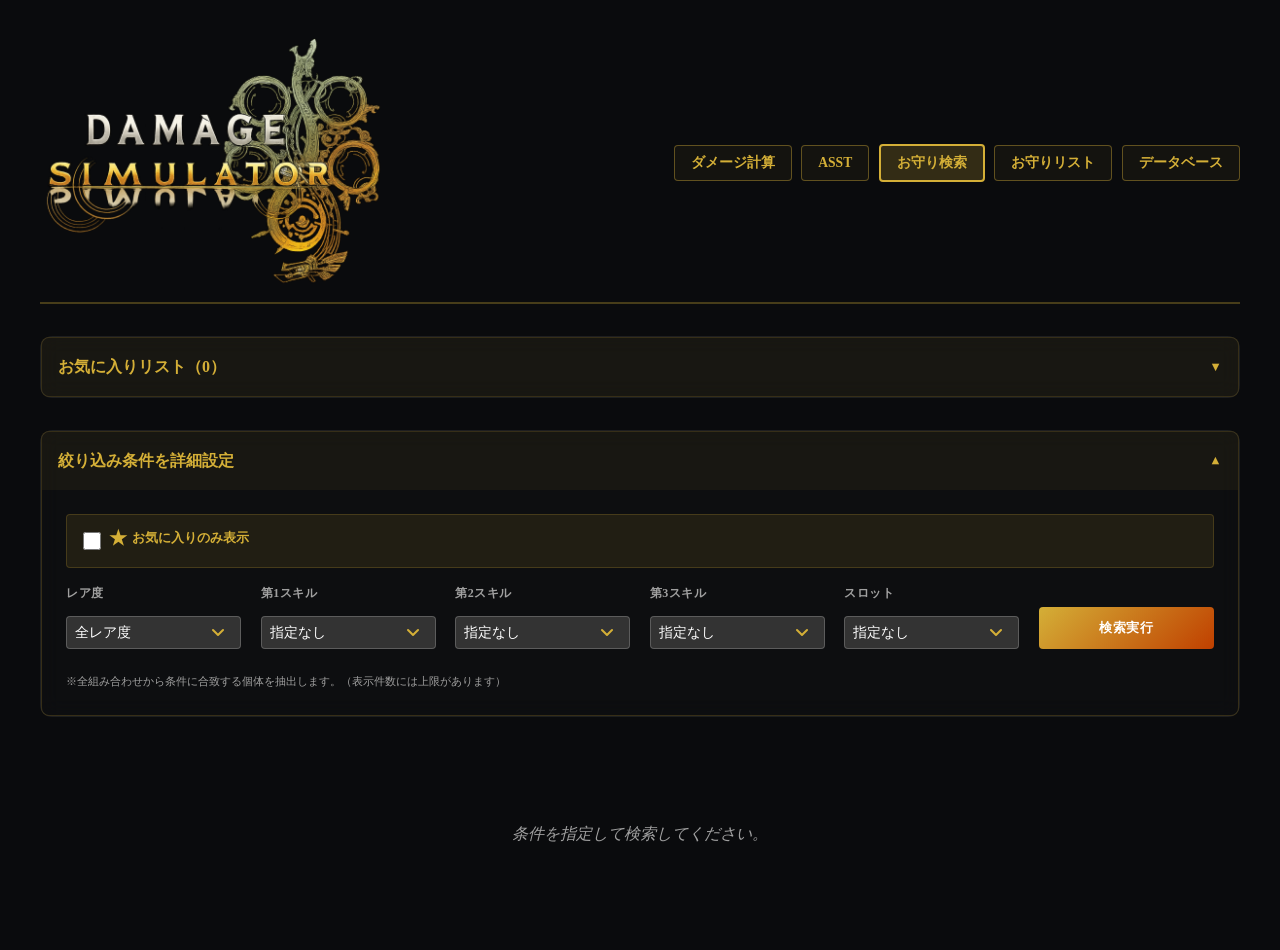
<file: damage_talisman.html>
<!DOCTYPE html>
<html lang="ja">

<head>
    <meta charset="UTF-8">
    <meta name="viewport" content="width=device-width, initial-scale=1.0">
    <title>お守り検索 | DAMAGE _SIMULATOR</title>
    <link rel="icon" href="assets/icons/title.png" type="image/png">
    <link rel="stylesheet" href="css/style.css">
    <style>
        body {
            font-family: "MS Mincho", "Hiragino Mincho ProN", serif;
            padding: 1.5rem;
            min-height: 100vh;
            background-color: var(--color-bg-dark);
            color: var(--color-text-main);
        }

        .tabular-nums {
            font-variant-numeric: tabular-nums;
        }

        .container {
            max-width: 1200px;
            margin: 0 auto;
        }

        header {
            text-align: center;
            margin-bottom: 2rem;
        }

        h1 {
            font-size: 2.2rem;
            color: var(--color-primary);
            text-shadow: 0 0 15px rgba(212, 175, 55, 0.3);
            margin-bottom: 0.5rem;
        }

        .back-links {
            display: flex;
            gap: 1.5rem;
            margin-bottom: 2rem;
            justify-content: center;
            font-size: 0.9rem;
        }

        .back-link {
            color: var(--color-primary);
            text-decoration: none;
            opacity: 0.8;
            transition: var(--transition-fast);
            display: flex;
            align-items: center;
            gap: 0.5rem;
        }

        .back-link:hover {
            opacity: 1;
            transform: translateX(-3px);
            text-shadow: 0 0 10px var(--color-primary);
        }

        .search-controls {
            display: grid;
            grid-template-columns: repeat(auto-fit, minmax(140px, 1fr));
            gap: 1.2rem;
            margin-bottom: 1.5rem;
            align-items: flex-end;
        }

        .input-group {
            display: flex;
            flex-direction: column;
            gap: 0.5rem;
            min-width: 0;
        }

        .input-group label {
            font-size: 0.75rem;
            color: var(--color-text-muted);
            font-weight: 600;
            text-transform: uppercase;
            letter-spacing: 0.05em;
        }

        select {
            appearance: none;
            background-image: url("data:image/svg+xml;charset=UTF-8,%3Csvg%20xmlns%3D%22http%3A%2F%2Fwww.w3.org%2F2000%2Fsvg%22%20width%3D%2212%22%20height%3D%2212%22%20viewBox%3D%220%200%2012%2012%22%3E%3Cpath%20fill%3D%22%23d4af37%22%20d%3D%22M10.293%203.293L6%207.586%201.707%203.293A1%201%200%2000.293%204.707l5%205a1%201%200%20001.414%200l5-5a1%201%200%2010-1.414-1.414z%22%2F%3E%3C%2Fsvg%3E");
            background-repeat: no-repeat;
            background-position: right 1rem center;
            padding-right: 2.5rem;
        }

        .results-grid {
            display: grid;
            grid-template-columns: repeat(auto-fill, minmax(320px, 1fr));
            gap: 1.5rem;
        }

        /* ===== Talisman Card Redesign (MH Wilds Style) ===== */
        .talisman-card {
            background: linear-gradient(135deg, rgba(82, 87, 60, 0.95) 0%, rgba(45, 50, 30, 0.98) 100%);
            border: 2px solid #6b774a;
            border-radius: 4px;
            padding: 0.8rem;
            color: #f0f0e0;
            box-shadow: 2px 4px 15px rgba(0, 0, 0, 0.4);
            transition: var(--transition-slow);
            position: relative;
        }

        .talisman-card:hover {
            transform: translateY(-3px);
            box-shadow: 0 8px 25px rgba(0, 0, 0, 0.5);
            border-color: #8c9c64;
        }

        /* CARD HEADER */
        .tc-header {
            display: flex;
            flex-direction: column;
            border-bottom: 1px solid rgba(255, 255, 255, 0.15);
            padding-bottom: 0.5rem;
            margin-bottom: 0.5rem;
        }

        .tc-title {
            display: flex;
            align-items: center;
            font-size: 1.25rem;
            font-weight: bold;
            color: #ffffff;
            margin-bottom: 0.3rem;
            text-shadow: 1px 1px 2px rgba(0, 0, 0, 0.8);
        }

        .tc-icon-placeholder {
            width: 24px;
            height: 24px;
            background: rgba(255, 255, 255, 0.2);
            border-radius: 3px;
            margin-right: 0.5rem;
            flex-shrink: 0;
            box-shadow: inset 0 0 5px rgba(0, 0, 0, 0.5);
        }

        .tc-sub {
            display: flex;
            justify-content: space-between;
            font-size: 0.95rem;
            font-weight: bold;
        }

        /* Rarity Colors */
        .tc-rare {
            color: #5dade2;
            text-shadow: 1px 1px 2px rgba(0, 0, 0, 0.8);
        }

        .tc-rare.ra5 {
            color: #a9dfbf;
        }

        .tc-rare.ra6 {
            color: #5dade2;
        }

        .tc-rare.ra7 {
            color: #af7ac5;
        }

        .tc-rare.ra8 {
            color: #f4d03f;
        }

        /* SLOTS ROW */
        .tc-slot-row {
            display: flex;
            justify-content: space-between;
            align-items: center;
            background: rgba(0, 0, 0, 0.25);
            border: 1px solid rgba(255, 255, 255, 0.05);
            padding: 0.4rem 0.6rem;
            border-radius: 3px;
            margin-bottom: 0.8rem;
        }

        .tc-slot-label {
            display: flex;
            align-items: center;
            font-size: 0.9rem;
            font-weight: bold;
        }

        .tc-slot-icons {
            display: flex;
            gap: 2px;
            align-items: center;
        }

        .slot-diamond {
            width: 18px;
            height: 18px;
            clip-path: polygon(50% 0%, 100% 50%, 50% 100%, 0% 50%);
            background: rgba(255, 255, 255, 0.3);
            display: inline-flex;
            justify-content: center;
            align-items: center;
            font-size: 0.7rem;
            font-weight: bold;
            color: #fff;
            box-shadow: inset 0 0 5px rgba(0, 0, 0, 0.5);
        }

        .slot-empty {
            width: 18px;
            height: 18px;
            display: inline-flex;
            justify-content: center;
            align-items: center;
            font-size: 1.1rem;
            color: rgba(255, 255, 255, 0.3);
            font-weight: bold;
        }

        /* EQUIP SKILL SECTION */
        .tc-skills-title {
            display: flex;
            align-items: center;
            font-size: 1rem;
            color: #d4af37;
            margin-bottom: 0.6rem;
            font-weight: bold;
            text-shadow: 2px 2px 4px rgba(0, 0, 0, 0.8);
        }

        .tc-skills-title::before {
            content: '';
            display: inline-block;
            width: 18px;
            height: 18px;
            margin-right: 8px;
            background: #d4af37;
            clip-path: polygon(50% 0%, 100% 50%, 50% 100%, 0% 50%);
            mask: radial-gradient(circle, transparent 30%, black 35%);
            box-shadow: 0 0 5px rgba(212, 175, 55, 0.5);
        }

        .tc-skills-list {
            display: flex;
            flex-direction: column;
            gap: 2px;
            padding: 0;
        }

        .tc-skill-item {
            display: flex;
            background-image: url('assets/icons/talisman_skill_bg.png');
            background-size: 100% 100%;
            background-repeat: no-repeat;
            padding: 0.5rem 1rem 0.6rem 0.4rem;
            /* Adjusted for left shift */
            margin-bottom: 1px;
            align-items: flex-start;
            position: relative;
            border: none;
            min-height: 54px;
        }

        .tc-skill-icon-frame {
            width: 42px;
            /* Slightly more compact */
            height: 42px;
            display: flex;
            justify-content: center;
            align-items: center;
            position: relative;
            margin-right: 0.5rem;
            /* Reduced for left shift */
            flex-shrink: 0;
            background: rgba(20, 20, 15, 0.9);
            clip-path: polygon(25% 0%, 75% 0%, 100% 50%, 75% 100%, 25% 100%, 0% 50%);
            border: 1px solid #5a5a4a;
            box-shadow: inset 0 0 10px #000;
        }

        .tc-skill-icon {
            width: 32px;
            height: 32px;
            object-fit: contain;
            filter: drop-shadow(0 0 2px #000);
            z-index: 2;
        }

        .tc-skill-content {
            flex-grow: 1;
            display: flex;
            flex-direction: column;
            justify-content: center;
            padding-top: 2px;
        }

        .tc-skill-name-row {
            display: flex;
            justify-content: space-between;
            align-items: flex-end;
            margin-bottom: 4px;
            line-height: 1;
        }

        .tc-skill-name {
            font-size: 1.1rem;
            font-weight: bold;
            color: #ffffff;
            text-shadow: 2px 2px 2px #000;
            letter-spacing: 0.02em;
        }

        .tc-skill-lv {
            font-size: 1.2rem;
            font-weight: bold;
            color: #ffffff;
            text-shadow: 2px 2px 2px #000;
            font-family: serif;
        }

        .tc-skill-squares {
            display: flex;
            gap: 3px;
        }

        .sq-fill {
            width: 14px;
            height: 14px;
            background-image: url('assets/icons/skill_level_unit.png');
            background-size: 500% 100%;
            background-position: 0% 0%;
            filter: drop-shadow(0 0 3px rgba(255, 200, 0, 0.5));
        }

        .sq-empty {
            width: 14px;
            height: 14px;
            background-image: url('assets/icons/skill_level_unit.png');
            background-size: 500% 100%;
            background-position: 100% 0%;
            opacity: 0.6;
        }

        #loading {
            text-align: center;
            padding: 3rem;
            display: none;
            color: var(--color-primary);
            font-family: 'Marcellus', serif;
            letter-spacing: 0.2rem;
            animation: pulse 2s infinite;
        }

        /* Premium Filter Styling */
        details.premium-filter {
            background: rgba(0, 0, 0, 0.2);
            border-radius: 8px;
            overflow: hidden;
            border: 1px solid rgba(212, 175, 55, 0.2);
        }

        details.premium-filter summary {
            padding: 1rem;
            cursor: pointer;
            color: var(--color-primary);
            font-weight: bold;
            font-family: 'Marcellus', serif;
            list-style: none;
            display: flex;
            justify-content: space-between;
            align-items: center;
            background: rgba(212, 175, 55, 0.05);
            transition: background 0.2s;
        }

        details.premium-filter summary:hover {
            background: rgba(212, 175, 55, 0.1);
        }

        details.premium-filter summary::-webkit-details-marker {
            display: none;
        }

        details.premium-filter summary::after {
            content: '▼';
            font-size: 0.8rem;
            transition: transform 0.3s;
        }

        details.premium-filter[open] summary::after {
            transform: rotate(180deg);
        }

        .filter-body {
            padding: 1.5rem;
        }

        @keyframes pulse {
            0% {
                opacity: 0.5;
            }

            50% {
                opacity: 1;
            }

            100% {
                opacity: 0.5;
            }
        }

        .empty-state {
            text-align: center;
            padding: 5rem;
            color: var(--color-text-muted);
            grid-column: 1/-1;
            font-style: italic;
        }

        /* Fav Button - Positioned in flow now */
        .fav-btn {
            background: rgba(0, 0, 0, 0.4);
            border: 1px solid rgba(212, 175, 55, 0.3);
            color: #aaa;
            width: 28px;
            height: 28px;
            border-radius: 4px;
            /* More square-ish to match theme */
            display: flex;
            justify-content: center;
            align-items: center;
            cursor: pointer;
            transition: all 0.2s;
            z-index: 20;
            font-size: 1rem;
            flex-shrink: 0;
        }

        .fav-btn:hover {
            border-color: var(--color-primary);
            color: var(--color-primary);
            background: rgba(212, 175, 55, 0.1);
        }

        .fav-btn.active {
            color: var(--color-primary);
            background: rgba(212, 175, 55, 0.15);
            border-color: var(--color-primary);
        }

        .fav-btn.active::before {
            content: '★';
        }

        .fav-btn:not(.active)::before {
            content: '☆';
        }
    </style>
</head>

<body>
    <div class="container">
        <header class="site-header">
            <nav class="site-nav container">
                <a href="index.html" class="logo-link">
                    <img src="assets/icons/title.png" alt="DAMAGE _SIMULATOR" class="site-logo">
                </a>
                <div class="nav-links">
                    <a href="index.html" class="nav-link">ダメージ計算</a>
                    <a href="asst.html" class="nav-link">ASST</a>
                    <a href="damage_talisman.html" class="nav-link active">お守り検索</a>
                    <a href="talisman.html" class="nav-link">お守りリスト</a>
                    <a href="database.html" class="nav-link">データベース</a>
                </div>
            </nav>
        </header>

        <!-- Favorites Section -->
        <section class="glass-card" style="padding: 0; margin-bottom: 2rem;">
            <details id="favorites-details" class="premium-filter">
                <summary><span>お気に入りリスト（<span id="fav-count">0</span>）</span></summary>
                <div class="filter-body" style="background: rgba(0,0,0,0.15);">
                    <div id="favorites-grid" class="results-grid">
                        <div class="empty-state">お気に入りは登録されていません。検索結果から星マークを付けて保存できます。</div>
                    </div>
                </div>
            </details>
        </section>

        <section class="glass-card" style="padding: 0; margin-bottom: 1.5rem;">
            <details class="premium-filter" open>
                <summary>絞り込み条件を詳細設定</summary>
                <div class="filter-body">
                    <div
                        style="margin-bottom: 1rem; display: flex; align-items: center; gap: 0.5rem; background: rgba(212, 175, 55, 0.1); padding: 0.6rem 1rem; border-radius: 4px; border: 1px solid rgba(212, 175, 55, 0.2);">
                        <input type="checkbox" id="fav-only-toggle" style="width: 18px; height: 18px; cursor: pointer;">
                        <label for="fav-only-toggle"
                            style="font-weight: bold; color: var(--color-primary); cursor: pointer; display: flex; align-items: center; gap: 0.3rem;">
                            <span style="font-size: 1.1rem;">★</span> お気に入りのみ表示
                        </label>
                    </div>
                    <div class="search-controls">
                        <!-- Controls remain as is -->
                        <div class="input-group">
                            <label>レア度</label>
                            <select id="rare-select">
                                <option value="any">全レア度</option>
                                <option value="5">RARE 5 (抽選 1-6-6)</option>
                                <option value="6">RARE 6 (抽選 2-6-6など)</option>
                                <option value="7">RARE 7 (抽選 3-6-5など)</option>
                                <option value="8">RARE 8 (生産 武器スロット)</option>
                            </select>
                        </div>
                        <div class="input-group">
                            <label>第1スキル</label>
                            <select id="skill1-select">
                                <option value="any">指定なし</option>
                            </select>
                        </div>
                        <div class="input-group">
                            <label>第2スキル</label>
                            <select id="skill2-select">
                                <option value="any">指定なし</option>
                            </select>
                        </div>
                        <div class="input-group">
                            <label>第3スキル</label>
                            <select id="skill3-select">
                                <option value="any">指定なし</option>
                            </select>
                        </div>
                        <div class="input-group">
                            <label>スロット</label>
                            <select id="slot-select">
                                <option value="any">指定なし</option>
                                <option value="①①">①①</option>
                                <option value="②">②</option>
                                <option value="②①">②①</option>
                                <option value="③">③</option>
                                <option value="W①">W①</option>
                                <option value="W①①">W①①</option>
                                <option value="W①①①">W①①①</option>
                            </select>
                        </div>
                        <div class="input-group">
                            <button id="btn-search" class="btn-primary" style="width: 100%; height: 42px;">検索実行</button>
                        </div>
                    </div>
                    <div style="font-size: 0.7rem; color: var(--color-text-muted); margin-top: 1rem;">
                        ※全組み合わせから条件に合致する個体を抽出します。（表示件数には上限があります）
                    </div>
                </div>
            </details>
        </section>

        <div id="loading">理想的な組み合わせを一意に生成中...</div>

        <div class="results-grid" id="results-grid">
            <div class="empty-state">条件を指定して検索してください。</div>
        </div>
    </div>

    <script type="module">
        import { TALISMAN_GROUPS, TALISMAN_SLOTS, TALISMAN_COMBINATIONS } from './js/data/talisman.js';
        import { DAMAGE_RELATED_SKILLS } from './js/data/damage_skills.js';
        import { savedStorage, isFavoriteSkills, isFavoriteTalismans } from './js/modules/storage.js';
        import { SKILLS } from './js/data/skills.js';
        import { SKILL_ICON_MAP } from './js/data/skill_icons.js';

        const resultsGrid = document.getElementById('results-grid');
        const favoritesGrid = document.getElementById('favorites-grid');
        const favCountEl = document.getElementById('fav-count');
        const skill1Select = document.getElementById('skill1-select');
        const skill2Select = document.getElementById('skill2-select');
        const skill3Select = document.getElementById('skill3-select');
        const rareSelect = document.getElementById('rare-select');
        const slotSelect = document.getElementById('slot-select');
        const btnSearch = document.getElementById('btn-search');
        const loading = document.getElementById('loading');
        const favOnlyToggle = document.getElementById('fav-only-toggle');

        // Favorites System (Talismans)
        let favorites = savedStorage.readJSON('mhwilds_fav_talismans', [], isFavoriteTalismans);

        // Favorite Skills System (Added)
        let favSkills = savedStorage.readJSON('mhwilds_fav_skills', [], isFavoriteSkills);

        // Load fav only toggle state
        favOnlyToggle.checked = savedStorage.readText('mhwilds_talisman_fav_only') === 'true';
        favOnlyToggle.onchange = () => {
            if (!savedStorage.writeText('mhwilds_talisman_fav_only', favOnlyToggle.checked)) {
                favOnlyToggle.checked = savedStorage.readText('mhwilds_talisman_fav_only') === 'true';
                return;
            }
            updateSkill1Dropdown();
        };

        function saveFavorites() {
            if (!savedStorage.writeJSON('mhwilds_fav_talismans', favorites, isFavoriteTalismans)) {
                favorites = savedStorage.readJSON('mhwilds_fav_talismans', [], isFavoriteTalismans);
                return false;
            }
            updateFavDisplay();
            return true;
        }

        function toggleFavorite(res) {
            const fingerprint = getTalismanFingerprint(res);
            const index = favorites.findIndex(f => getTalismanFingerprint(f) === fingerprint);
            if (index > -1) {
                favorites.splice(index, 1);
            } else {
                favorites.push(res);
            }
            if (!saveFavorites()) return;
            performSearch(true);
        }

        function getTalismanFingerprint(res) {
            const skillParts = (res.skills || []).map(s => `${s.name}|${s.level}`).sort().join(';');
            return `${res.rare}_${skillParts}_${res.slot}`;
        }

        function updateFavDisplay() {
            favCountEl.textContent = favorites.length;
            renderResults(favorites, favoritesGrid, true);
        }

        const skillMasterMap = new Map();
        SKILLS.forEach((s, idx) => skillMasterMap.set(s.name, idx));

        function getSortedSkillsForGroup(gid) {
            const list = TALISMAN_GROUPS[gid] || [];
            return [...list].sort((a, b) => {
                const idxA = skillMasterMap.has(a.name) ? skillMasterMap.get(a.name) : 10000;
                const idxB = skillMasterMap.has(b.name) ? skillMasterMap.get(b.name) : 10000;
                if (idxA !== idxB) return idxA - idxB;
                // If same master index or both missing, fallback to Alphabetical
                if (idxA === 10000) return a.name.localeCompare(b.name) || a.level - b.level;
                return a.level - b.level;
            });
        }

        function populateSelectWithGroups(selectEl, groupIds, excludeSkillNames = []) {
            const currentValue = selectEl.value;
            selectEl.innerHTML = '<option value="any">指定なし</option>';
            const sortedGIDs = Array.from(groupIds).sort((a, b) => a - b);

            const isFavOnly = favOnlyToggle.checked;

            sortedGIDs.forEach(gid => {
                let skills = getSortedSkillsForGroup(gid).filter(s => !excludeSkillNames.includes(s.name));

                if (isFavOnly) {
                    skills = skills.filter(s => favSkills.includes(`${s.name}|${s.level}`));
                }

                if (skills.length === 0) return;

                // Header
                const header = document.createElement('option');
                header.disabled = true;
                header.textContent = `--- グループ ${gid} ---`;
                header.style.background = '#1a1b1e';
                header.style.color = '#888';
                header.style.textAlign = 'center';
                selectEl.appendChild(header);

                // Skills
                skills.forEach(s => {
                    const el = document.createElement('option');
                    el.value = `${s.name}|${s.level}`;
                    el.textContent = `${s.name} Lv${s.level}`;
                    selectEl.appendChild(el);
                });
            });

            // Restore value if still valid
            if (Array.from(selectEl.options).some(opt => opt.value === currentValue)) {
                selectEl.value = currentValue;
            } else {
                selectEl.value = 'any';
            }
        }

        function updateSkill1Dropdown() {
            const rareVal = rareSelect.value;
            let possibleGroups = new Set();
            TALISMAN_COMBINATIONS.forEach(p => {
                if (rareVal === 'any' || p.rare == rareVal) {
                    possibleGroups.add(p.s1);
                }
            });

            populateSelectWithGroups(skill1Select, possibleGroups);

            skill2Select.innerHTML = '<option value="any">指定なし</option>';
            skill3Select.innerHTML = '<option value="any">指定なし</option>';
            updateSkill2Dropdown();
        }

        function updateSkill2Dropdown() {
            const rareVal = rareSelect.value;
            const s1Key = skill1Select.value;
            const excludeNames = [];
            if (s1Key !== 'any') excludeNames.push(s1Key.split('|')[0]);

            let possibleGroups = new Set();
            TALISMAN_COMBINATIONS.forEach(p => {
                if (rareVal === 'any' || p.rare == rareVal) {
                    const s1Match = s1Key === 'any' || (TALISMAN_GROUPS[p.s1] && TALISMAN_GROUPS[p.s1].some(s => `${s.name}|${s.level}` === s1Key));
                    if (s1Match) possibleGroups.add(p.s2);
                }
            });

            populateSelectWithGroups(skill2Select, possibleGroups, excludeNames);
            updateSkill3Dropdown();
        }

        function updateSkill3Dropdown() {
            const rareVal = rareSelect.value;
            const s1Key = skill1Select.value;
            const s2Key = skill2Select.value;
            const excludeNames = [];
            if (s1Key !== 'any') excludeNames.push(s1Key.split('|')[0]);
            if (s2Key !== 'any') excludeNames.push(s2Key.split('|')[0]);

            let possibleGroups = new Set();
            TALISMAN_COMBINATIONS.forEach(p => {
                if (rareVal === 'any' || p.rare == rareVal) {
                    const s1Match = s1Key === 'any' || (TALISMAN_GROUPS[p.s1] && TALISMAN_GROUPS[p.s1].some(s => `${s.name}|${s.level}` === s1Key));
                    const s2Match = s2Key === 'any' || (TALISMAN_GROUPS[p.s2] && TALISMAN_GROUPS[p.s2].some(s => `${s.name}|${s.level}` === s2Key));
                    if (s1Match && s2Match && p.s3) {
                        possibleGroups.add(p.s3);
                    }
                }
            });

            populateSelectWithGroups(skill3Select, possibleGroups, excludeNames);
            updateSlotDropdown();
        }

        function updateSlotDropdown() {
            const rareVal = rareSelect.value;
            const s1Key = skill1Select.value;
            const s2Key = skill2Select.value;
            const s3Key = skill3Select.value;

            let possibleSlots = new Set();
            TALISMAN_COMBINATIONS.forEach(p => {
                if (rareVal === 'any' || p.rare == rareVal) {
                    const s1Match = s1Key === 'any' || (TALISMAN_GROUPS[p.s1] && TALISMAN_GROUPS[p.s1].some(s => `${s.name}|${s.level}` === s1Key));
                    const s2Match = s2Key === 'any' || (TALISMAN_GROUPS[p.s2] && TALISMAN_GROUPS[p.s2].some(s => `${s.name}|${s.level}` === s2Key));
                    const s3Match = s3Key === 'any' || (p.s3 && TALISMAN_GROUPS[p.s3] && TALISMAN_GROUPS[p.s3].some(s => `${s.name}|${s.level}` === s3Key));

                    if (s1Match && s2Match && (s3Key === 'any' || s3Match)) {
                        const slots = TALISMAN_SLOTS[`RARE${p.rare}`] || [];
                        slots.forEach(sl => possibleSlots.add(sl));
                    }
                }
            });

            const currentSlot = slotSelect.value;
            slotSelect.innerHTML = '<option value="any">指定なし</option>';
            Array.from(possibleSlots).forEach(slot => {
                const opt = document.createElement('option');
                opt.value = slot;
                opt.textContent = slot;
                if (slot === 'W①' || slot === 'W①①' || slot === 'W①①①') opt.textContent += ' (武器スロット)';
                slotSelect.appendChild(opt);
            });
            if (possibleSlots.has(currentSlot)) slotSelect.value = currentSlot;
        }

        rareSelect.onchange = updateSkill1Dropdown;
        skill1Select.onchange = updateSkill2Dropdown;
        skill2Select.onchange = updateSkill3Dropdown;
        skill3Select.onchange = updateSlotDropdown;

        function performSearch(silent = false) {
            if (!silent) {
                resultsGrid.innerHTML = '';
                loading.style.display = 'block';
            }

            const targetS1Key = skill1Select.value;
            const targetS2Key = skill2Select.value;
            const targetS3Key = skill3Select.value;
            const targetRare = rareSelect.value;
            const targetSlot = slotSelect.value;

            // Search logic here...
            const results = [];
            const maxResults = 300;

            const patterns = targetRare === 'any'
                ? TALISMAN_COMBINATIONS
                : TALISMAN_COMBINATIONS.filter(p => p.rare == targetRare);

            const isFavOnly = favOnlyToggle.checked;

            for (const p of patterns) {
                const g1 = TALISMAN_GROUPS[p.s1] || [];
                const g2 = TALISMAN_GROUPS[p.s2] || [];
                const g3 = p.s3 ? (TALISMAN_GROUPS[p.s3] || []) : [{ name: '-', level: '' }];
                const slots = TALISMAN_SLOTS[`RARE${p.rare}`] || [];

                for (const s1 of g1) {
                    if (targetS1Key !== 'any' && `${s1.name}|${s1.level}` !== targetS1Key) continue;

                    for (const s2 of g2) {
                        if (s2.name !== '-' && s1.name !== '-' && s2.name === s1.name) continue;
                        if (targetS2Key !== 'any' && `${s2.name}|${s2.level}` !== targetS2Key) continue;

                        for (const s3 of g3) {
                            if (s3.name !== '-' && (s3.name === s1.name || s3.name === s2.name)) continue;
                            if (targetS3Key !== 'any' && `${s3.name}|${s3.level}` !== targetS3Key) continue;

                            const currentSkills = [s1, s2, s3].filter(s => s.name !== '-');

                            // お気に入りのみ表示がONの場合、いずれかのスキルがお気に入りに入っていることを必須とする（十分条件）
                            if (isFavOnly) {
                                const hasFav = currentSkills.some(s => favSkills.includes(`${s.name}|${s.level}`));
                                if (!hasFav) continue;
                            }

                            for (const slot of slots) {
                                if (targetSlot !== 'any' && slot !== targetSlot) continue;
                                results.push({
                                    rare: p.rare,
                                    skills: currentSkills,
                                    slot: slot
                                });
                                if (results.length >= maxResults) break;
                            }
                            if (results.length >= maxResults) break;
                        }
                        if (results.length >= maxResults) break;
                    }
                    if (results.length >= maxResults) break;
                }
                if (results.length >= maxResults) break;
            }

            if (!silent) loading.style.display = 'none';
            if (results.length === 0) {
                if (!silent) resultsGrid.innerHTML = '<div class="empty-state">該当する組み合わせが見つかりませんでした。条件をゆるめてお試しください。</div>';
            } else {
                renderResults(results, resultsGrid);
            }
        }

        btnSearch.onclick = () => performSearch(false);

        function renderResults(results, container, isFavList = false) {
            container.innerHTML = '';
            if (results.length === 0 && isFavList) {
                container.innerHTML = '<div class="empty-state">お気に入りは登録されていません。検索結果から星マークを付けて保存できます。</div>';
                return;
            }

            results.forEach(res => {
                const card = document.createElement('div');
                card.className = 'talisman-card';

                const fingerprint = getTalismanFingerprint(res);
                const isFav = favorites.some(f => getTalismanFingerprint(f) === fingerprint);

                // -- Render Skills --
                let skillsHtml = '';
                res.skills.forEach(s => {
                    const isDamage = DAMAGE_RELATED_SKILLS.includes(s.name);
                    const isFavSkill = favSkills.includes(`${s.name}|${s.level}`);
                    let maxLvl = 3;
                    let iconCat = 'placeholder';
                    const mSkill = SKILLS.find(x => x.name === s.name);
                    if (mSkill) {
                        if (mSkill.maxLevel) maxLvl = mSkill.maxLevel;
                        if (mSkill.id && SKILL_ICON_MAP[mSkill.id]) iconCat = SKILL_ICON_MAP[mSkill.id].toLowerCase();
                    }
                    if (s.name === '砲弾装填') { maxLvl = 2; iconCat = 'reinforce_skill'; }
                    if (s.name === '地質学' || s.name === '氷耐性') { maxLvl = 3; iconCat = 'gathering_skill'; }

                    const actualLvl = parseInt(s.level, 10);
                    if (actualLvl > maxLvl) maxLvl = actualLvl;
                    let squaresHtml = '';
                    for (let i = 0; i < maxLvl; i++) {
                        if (i < actualLvl) squaresHtml += '<div class="sq-fill"></div>';
                        else squaresHtml += '<div class="sq-empty"></div>';
                    }
                    const iconEl = iconCat !== 'placeholder'
                        ? `<img src="assets/icons/skills/${iconCat}.webp" class="tc-skill-icon" onerror="this.src='assets/icons/skills/${iconCat}.png'; this.onerror='';">`
                        : `<div class="tc-skill-icon"></div>`;

                    const favIcon = isFavSkill ? '<span style="color:#ffcc00; margin-right:4px; text-shadow: 0 0 5px rgba(255,204,0,0.5);">★</span>' : '';

                    skillsHtml += `<div class="tc-skill-item">
                        <div class="tc-skill-icon-frame">${iconEl}</div>
                        <div class="tc-skill-content">
                            <div class="tc-skill-name-row">
                                <span class="tc-skill-name">${favIcon}${s.name}</span>
                                <span class="tc-skill-lv">Lv${actualLvl}</span>
                            </div>
                            <div class="tc-skill-squares">${squaresHtml}</div>
                        </div>
                    </div>`;
                });

                // -- Render Slots --
                let slotsHtml = '';
                if (res.slot === 'any' || !res.slot || res.slot === '-') {
                    slotsHtml = `<div class="slot-empty">-</div><div class="slot-empty">-</div><div class="slot-empty">-</div>`;
                } else if (res.slot.includes('W')) {
                    const count = (res.slot.match(/①/g) || []).length;
                    for (let i = 0; i < 3; i++) {
                        if (i < count) slotsHtml += `<div class="slot-diamond" style="background:rgba(255,200,100,0.3);">W</div>`;
                        else slotsHtml += `<div class="slot-empty">-</div>`;
                    }
                } else {
                    const chars = res.slot.split('');
                    let slotVals = [];
                    for (let c of chars) {
                        if (c === '①') slotVals.push(1);
                        if (c === '②') slotVals.push(2);
                        if (c === '③') slotVals.push(3);
                        if (c === '④') slotVals.push(4);
                    }
                    for (let i = 0; i < 3; i++) {
                        if (slotVals[i]) slotsHtml += `<div class="slot-diamond">${slotVals[i]}</div>`;
                        else slotsHtml += `<div class="slot-empty">-</div>`;
                    }
                }

                // -- Talisman Name --
                let talismanName = "未解の護石";
                if (res.rare == 6) talismanName = "史伝の護石";
                if (res.rare == 7) talismanName = "秘歴の護石";
                if (res.rare == 8) talismanName = "栄世の護石";

                let slotRowHtml = '';
                if (res.rare == 8 && res.slot === 'W①①①') slotRowHtml = `<div style="margin-bottom: 0.8rem; overflow: hidden; border-radius: 3px; border: 1px solid rgba(255,255,255,0.05); box-shadow: inset 0 0 5px rgba(0,0,0,0.5), 0 4px 6px rgba(0,0,0,0.4);"><img src="assets/icons/rare8_slots.png" alt="レア8スロット" style="width: 100%; height: auto; display: block;"></div>`;
                else if (res.rare == 8 && res.slot === 'W①①') slotRowHtml = `<div style="margin-bottom: 0.8rem; overflow: hidden; border-radius: 3px; border: 1px solid rgba(255,255,255,0.05); box-shadow: inset 0 0 5px rgba(0,0,0,0.5), 0 4px 6px rgba(0,0,0,0.4);"><img src="assets/icons/rare8_slots_w11.png" alt="レア8スロットW11" style="width: 100%; height: auto; display: block;"></div>`;
                else if (res.rare == 8 && res.slot === 'W①') slotRowHtml = `<div style="margin-bottom: 0.8rem; overflow: hidden; border-radius: 3px; border: 1px solid rgba(255,255,255,0.05); box-shadow: inset 0 0 5px rgba(0,0,0,0.5), 0 4px 6px rgba(0,0,0,0.4);"><img src="assets/icons/rare8_slots_w1.png" alt="レア8スロットW1" style="width: 100%; height: auto; display: block;"></div>`;
                else if ((res.rare == 7 || res.rare == 5) && res.slot === '③') slotRowHtml = `<div style="margin-bottom: 0.8rem; overflow: hidden; border-radius: 3px; border: 1px solid rgba(255,255,255,0.05); box-shadow: inset 0 0 5px rgba(0,0,0,0.5), 0 4px 6px rgba(0,0,0,0.4);"><img src="assets/icons/rare7_slots_3.png" alt="スロット3" style="width: 100%; height: auto; display: block;"></div>`;
                else if (res.rare == 7 && res.slot === '②') slotRowHtml = `<div style="margin-bottom: 0.8rem; overflow: hidden; border-radius: 3px; border: 1px solid rgba(255,255,255,0.05); box-shadow: inset 0 0 5px rgba(0,0,0,0.5), 0 4px 6px rgba(0,0,0,0.4);"><img src="assets/icons/rare7_slots_2.png" alt="レア7スロット2" style="width: 100%; height: auto; display: block;"></div>`;
                else if (res.rare == 7 && res.slot === '①①') slotRowHtml = `<div style="margin-bottom: 0.8rem; overflow: hidden; border-radius: 3px; border: 1px solid rgba(255,255,255,0.05); box-shadow: inset 0 0 5px rgba(0,0,0,0.5), 0 4px 6px rgba(0,0,0,0.4);"><img src="assets/icons/rare7_slots_11.png" alt="レア7スロット11" style="width: 100%; height: auto; display: block;"></div>`;
                else if (res.rare == 7 && res.slot === '①') slotRowHtml = `<div style="margin-bottom: 0.8rem; overflow: hidden; border-radius: 3px; border: 1px solid rgba(255,255,255,0.05); box-shadow: inset 0 0 5px rgba(0,0,0,0.5), 0 4px 6px rgba(0,0,0,0.4);"><img src="assets/icons/rare7_slots_1.png" alt="レア7スロット1" style="width: 100%; height: auto; display: block;"></div>`;
                else if ((res.rare == 6 || res.rare == 5) && res.slot === '②①') slotRowHtml = `<div style="margin-bottom: 0.8rem; overflow: hidden; border-radius: 3px; border: 1px solid rgba(255,255,255,0.05); box-shadow: inset 0 0 5px rgba(0,0,0,0.5), 0 4px 6px rgba(0,0,0,0.4);"><img src="assets/icons/rare6_slots_21.png" alt="スロット21" style="width: 100%; height: auto; display: block;"></div>`;
                else if ((res.rare == 6 || res.rare == 5) && res.slot === '②') slotRowHtml = `<div style="margin-bottom: 0.8rem; overflow: hidden; border-radius: 3px; border: 1px solid rgba(255,255,255,0.05); box-shadow: inset 0 0 5px rgba(0,0,0,0.5), 0 4px 6px rgba(0,0,0,0.4);"><img src="assets/icons/rare6_slots_2.png" alt="スロット2" style="width: 100%; height: auto; display: block;"></div>`;
                else if ((res.rare == 6 || res.rare == 5) && res.slot === '①①') slotRowHtml = `<div style="margin-bottom: 0.8rem; overflow: hidden; border-radius: 3px; border: 1px solid rgba(255,255,255,0.05); box-shadow: inset 0 0 5px rgba(0,0,0,0.5), 0 4px 6px rgba(0,0,0,0.4);"><img src="assets/icons/rare6_slots_11.png" alt="スロット11" style="width: 100%; height: auto; display: block;"></div>`;
                else if (res.rare == 6 && res.slot === '①') slotRowHtml = `<div style="margin-bottom: 0.8rem; overflow: hidden; border-radius: 3px; border: 1px solid rgba(255,255,255,0.05); box-shadow: inset 0 0 5px rgba(0,0,0,0.5), 0 4px 6px rgba(0,0,0,0.4);"><img src="assets/icons/rare6_slots_1.png" alt="レア6スロット1" style="width: 100%; height: auto; display: block;"></div>`;
                else slotRowHtml = `<div class="tc-slot-row"><div class="tc-slot-label"><span class="tc-icon-placeholder" style="width:18px;height:18px;"></span><span style="margin-left:4px;">スロット</span></div><div class="tc-slot-icons">${slotsHtml}</div></div>`;

                card.innerHTML = `
                    <div class="tc-header">
                        <div class="tc-title" style="display: flex; justify-content: space-between; align-items: center; width: 100%;">
                            <div style="display: flex; align-items: center;">
                                <span class="tc-icon-placeholder"></span>
                                <span style="font-weight: bold;">${talismanName}</span>
                            </div>
                            <div style="display: flex; align-items: center; gap: 0.8rem;">
                                <span class="tc-rare ra${res.rare}" style="font-size: 0.9rem; font-weight: bold; white-space: nowrap;">RARE ${res.rare}</span>
                                <div class="fav-btn ${isFav ? 'active' : ''}"></div>
                            </div>
                        </div>
                    </div>
                    ${slotRowHtml}
                    <div class="tc-skills-title"><span class="tc-icon-placeholder" style="width:18px;height:18px;"></span><span style="margin-left:4px;">装備スキル</span></div>
                    <div class="tc-skills-list">${skillsHtml}</div>
                `;

                card.querySelector('.fav-btn').addEventListener('click', (e) => {
                    e.preventDefault();
                    e.stopPropagation();
                    toggleFavorite(res);
                });

                container.appendChild(card);
            });
        }

        btnSearch.onclick = performSearch;
        updateSkill1Dropdown();
        updateFavDisplay();
    </script>
</body>

</html>
</file>
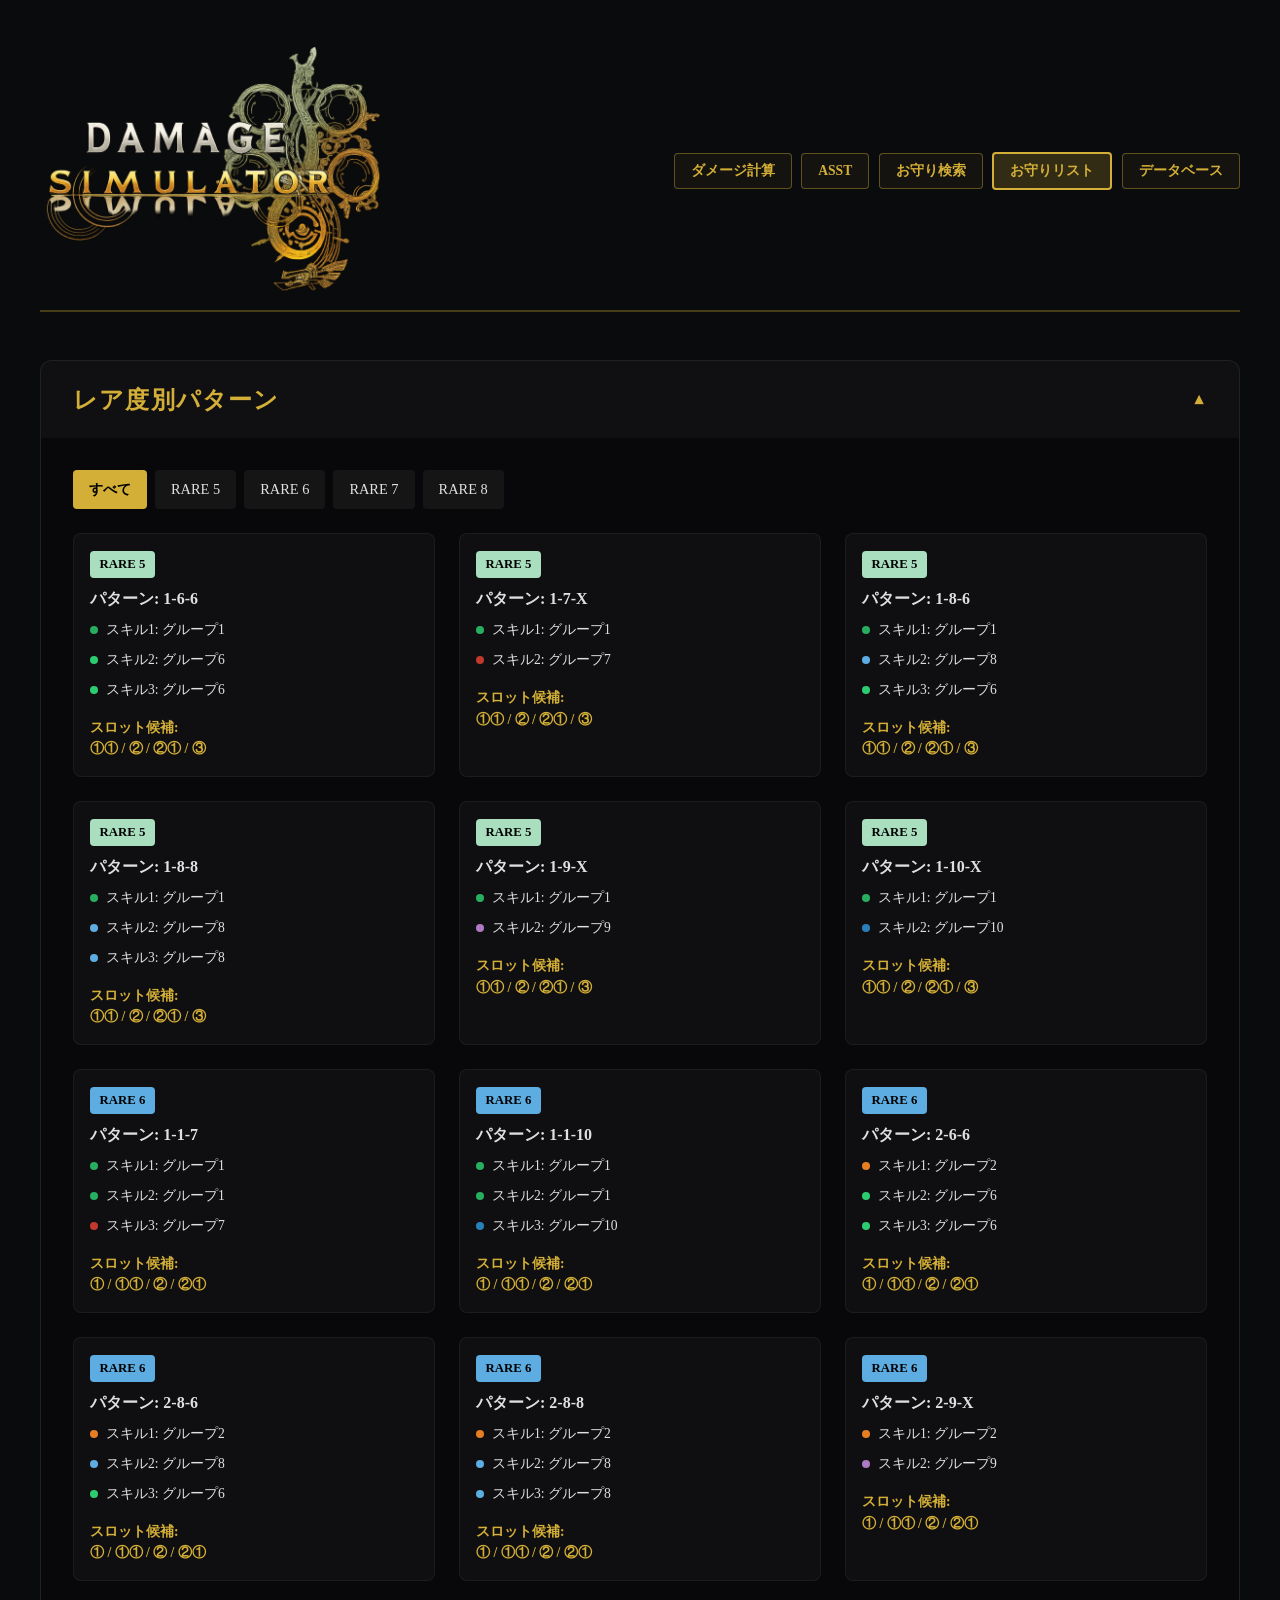
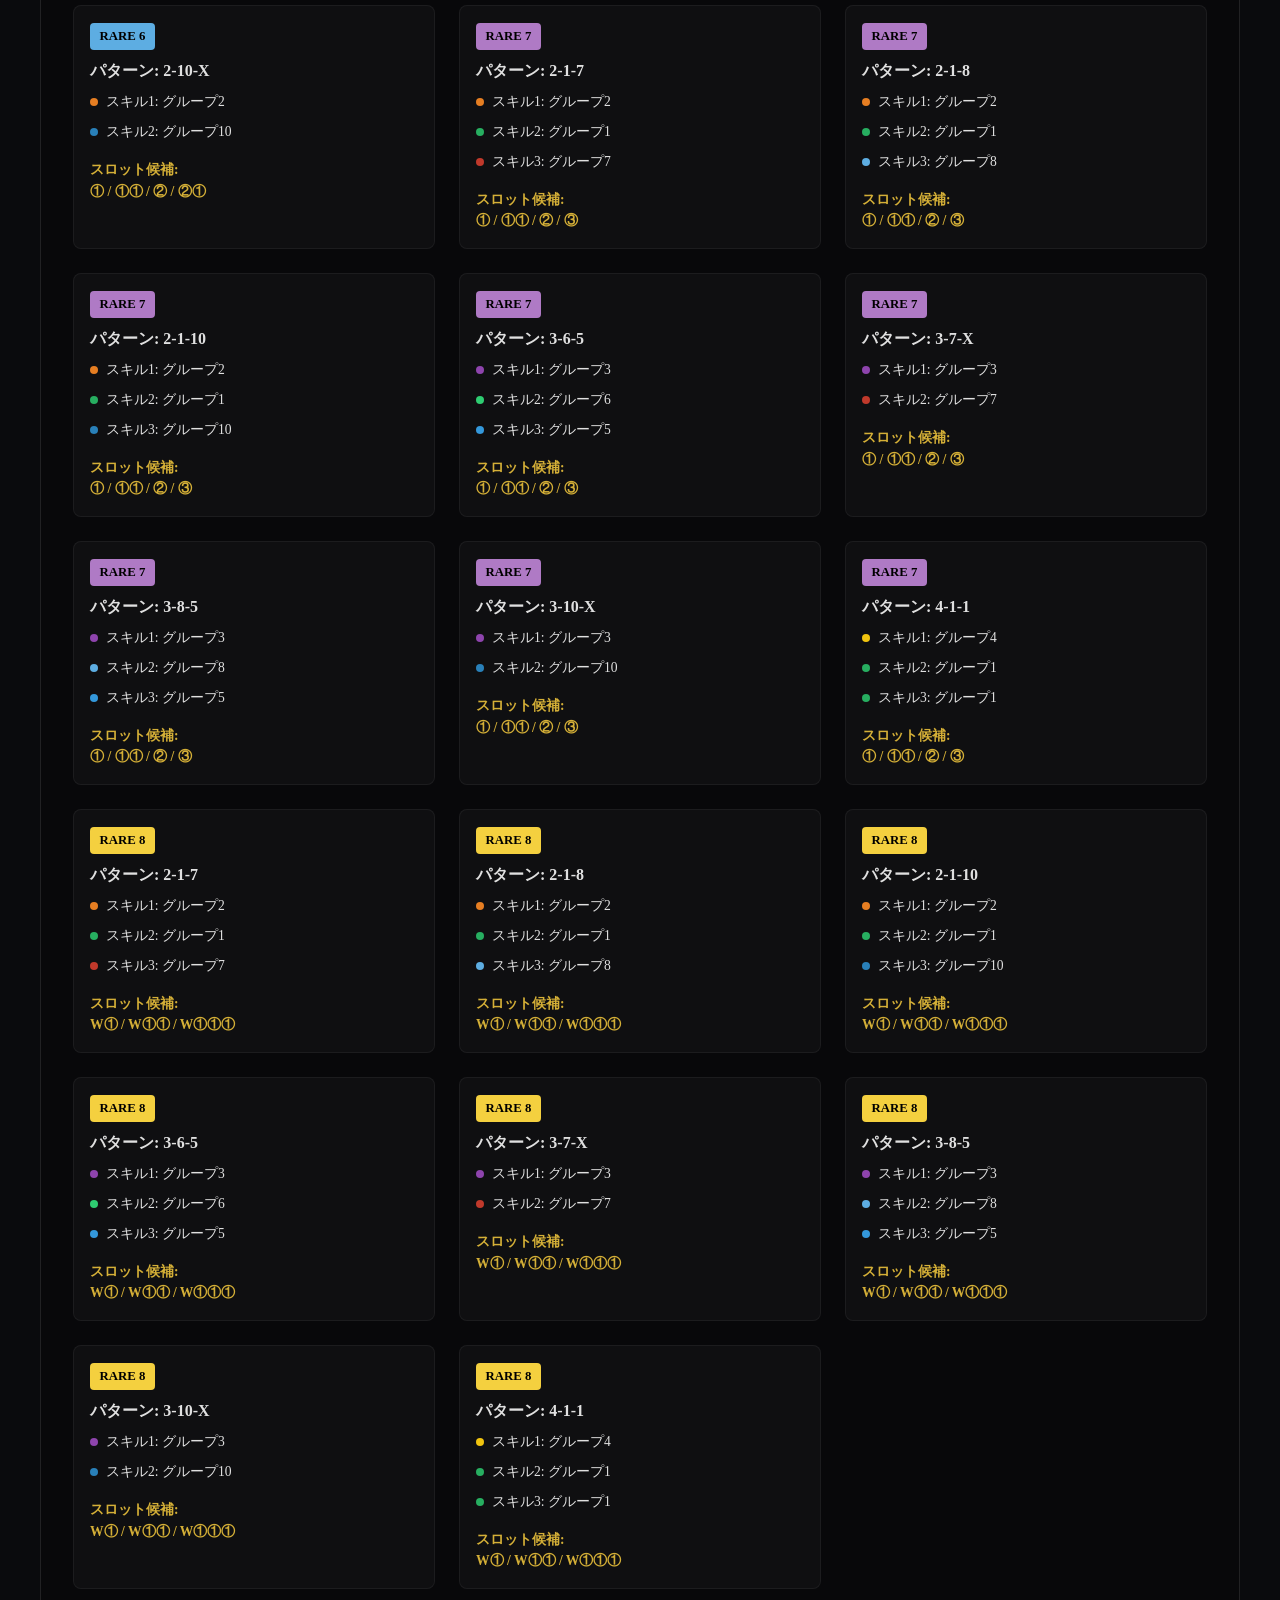
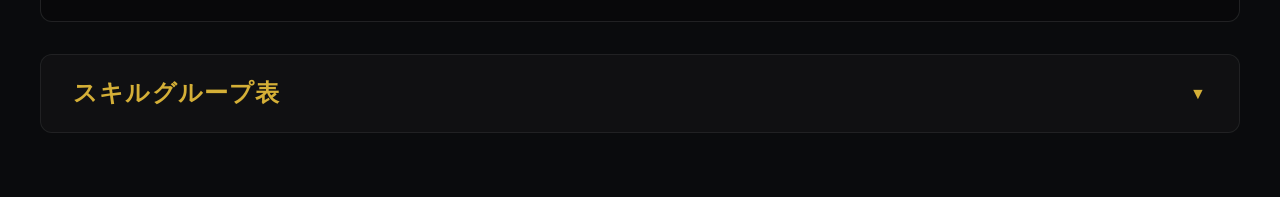
<file: talisman.html>
<!DOCTYPE html>
<html lang="ja">

<head>
    <meta charset="UTF-8">
    <meta name="viewport" content="width=device-width, initial-scale=1.0">
    <title>お守りリスト | DAMAGE _SIMULATOR</title>
    <link rel="icon" href="assets/icons/title.png" type="image/png">
    <link rel="stylesheet" href="css/style.css">
    <style>
        :root {
            --color-surface: #1a1d23;
            --color-primary: #d4af37;
            --color-secondary: #c0c0c0;
            --color-border: rgba(255, 255, 255, 0.1);
            --rare-5: #a9dfbf;
            --rare-6: #5dade2;
            --rare-7: #af7ac5;
            --rare-8: #f4d03f;
        }

        * {
            margin: 0;
            padding: 0;
            box-sizing: border-box;
        }

        body {
            background-color: var(--color-bg-dark);
            color: var(--color-text-main);
            line-height: 1.6;
            padding: 2rem;
            min-height: 100vh;
            font-family: "MS Mincho", "Hiragino Mincho ProN", serif;
        }

        .tabular-nums {
            font-variant-numeric: tabular-nums;
        }

        .container {
            max-width: 1200px;
            margin: 0 auto;
        }

        header {
            text-align: center;
            margin-bottom: 3rem;
        }

        h1 {
            font-size: 2.5rem;
            color: var(--color-primary);
            margin-bottom: 0.5rem;
        }


        .back-link {
            display: inline-block;
            color: var(--color-primary);
            text-decoration: none;
            font-size: 0.9rem;
            margin-bottom: 1rem;
            transition: opacity 0.2s;
        }

        .back-link:hover {
            opacity: 0.8;
        }

        .glass-card {
            background: rgba(26, 29, 35, 0.8);
            backdrop-filter: blur(10px);
            border: 1px solid var(--color-border);
            border-radius: 12px;
            padding: 2rem;
            margin-bottom: 2rem;
        }

        .grid {
            display: grid;
            grid-template-columns: repeat(auto-fill, minmax(300px, 1fr));
            gap: 1.5rem;
        }

        .rare-badge {
            display: inline-block;
            padding: 0.2rem 0.6rem;
            border-radius: 4px;
            font-weight: bold;
            font-size: 0.8rem;
            color: #000;
            margin-bottom: 0.5rem;
        }

        .rare-badge.ra5 {
            background: var(--rare-5);
        }

        .rare-badge.ra6 {
            background: var(--rare-6);
        }

        .rare-badge.ra7 {
            background: var(--rare-7);
        }

        .rare-badge.ra8 {
            background: var(--rare-8);
        }

        .pattern-card {
            background: rgba(255, 255, 255, 0.03);
            border: 1px solid rgba(255, 255, 255, 0.05);
            border-radius: 8px;
            padding: 1rem;
            transition: transform 0.2s, border-color 0.2s;
            cursor: pointer;
            position: relative;
        }

        .pattern-card:hover {
            transform: translateY(-2px);
            border-color: var(--color-primary);
            background: rgba(255, 255, 255, 0.06);
        }

        .pattern-card::after {
            content: 'クリックして詳細';
            position: absolute;
            bottom: 0.5rem;
            right: 0.5rem;
            font-size: 0.6rem;
            color: var(--color-primary);
            opacity: 0;
            transition: opacity 0.2s;
        }

        .pattern-card:hover::after {
            opacity: 1;
        }

        .modal-overlay {
            position: fixed;
            top: 0;
            left: 0;
            width: 100%;
            height: 100%;
            background: rgba(0, 0, 0, 0.85);
            display: none;
            justify-content: center;
            align-items: center;
            z-index: 1000;
            backdrop-filter: blur(5px);
        }

        .modal-content {
            background: var(--color-surface);
            width: 90%;
            max-width: 900px;
            max-height: 80vh;
            border-radius: 12px;
            border: 1px solid var(--color-primary);
            padding: 2rem;
            overflow: hidden;
            display: flex;
            flex-direction: column;
        }

        .modal-header {
            display: flex;
            justify-content: space-between;
            align-items: center;
            margin-bottom: 1.5rem;
            border-bottom: 1px solid var(--color-border);
            padding-bottom: 1rem;
        }

        .modal-body {
            overflow-y: auto;
            flex: 1;
        }

        .close-btn {
            background: none;
            border: none;
            color: white;
            font-size: 1.5rem;
            cursor: pointer;
        }

        .combination-list-item {
            display: grid;
            grid-template-columns: 1fr 1fr 1fr 100px;
            gap: 1rem;
            padding: 0.6rem;
            border-bottom: 1px solid rgba(255, 255, 255, 0.05);
            font-size: 0.85rem;
        }

        .combination-list-item:hover {
            background: rgba(255, 255, 255, 0.02);
        }

        .combination-list-item span:last-child {
            color: var(--color-primary);
            font-weight: bold;
        }

        .skill-group-indicator {
            display: flex;
            align-items: center;
            gap: 0.5rem;
            font-size: 0.85rem;
            margin-top: 0.5rem;
        }

        .dot {
            width: 8px;
            height: 8px;
            border-radius: 50%;
        }

        .slots {
            margin-top: 1rem;
            font-size: 0.85rem;
            color: var(--color-primary);
            font-weight: 600;
        }

        .group-table-container {
            margin-top: 3rem;
            overflow-x: auto;
        }

        table {
            width: 100%;
            border-collapse: collapse;
            font-size: 0.8rem;
            background: rgba(0, 0, 0, 0.2);
        }

        th,
        td {
            border: 1px solid var(--color-border);
            padding: 0.5rem;
            text-align: left;
        }

        th {
            background: rgba(255, 255, 255, 0.05);
            color: var(--color-primary);
        }

        .tabs {
            display: flex;
            gap: 0.5rem;
            margin-bottom: 1.5rem;
            flex-wrap: wrap;
        }

        .tab {
            padding: 0.5rem 1rem;
            background: rgba(255, 255, 255, 0.05);
            border-radius: 4px;
            cursor: pointer;
            font-size: 0.9rem;
            transition: background 0.2s;
        }

        .tab.active {
            background: var(--color-primary);
            color: #000;
            font-weight: bold;
        }

        h2.section-title {
            font-size: 1.5rem;
            margin-bottom: 1rem;
            border-left: 4px solid var(--color-primary);
            padding-left: 1rem;
        }

        /* Premium Section Styling */
        details.premium-section {
            background: rgba(0, 0, 0, 0.2);
            border-radius: 12px;
            overflow: hidden;
            border: 1px solid var(--color-border);
            margin-bottom: 2rem;
        }

        details.premium-section summary {
            padding: 1.2rem 2rem;
            cursor: pointer;
            color: var(--color-primary);
            font-weight: bold;
            font-family: "MS Mincho", "Hiragino Mincho ProN", serif;
            font-size: 1.5rem;
            list-style: none;
            display: flex;
            justify-content: space-between;
            align-items: center;
            background: rgba(255, 255, 255, 0.03);
            transition: background 0.2s;
            text-transform: uppercase;
            letter-spacing: 0.05em;
        }

        details.premium-section summary:hover {
            background: rgba(255, 255, 255, 0.06);
        }

        details.premium-section summary::-webkit-details-marker {
            display: none;
        }

        details.premium-section summary::after {
            content: '▼';
            font-size: 1rem;
            transition: transform 0.3s;
        }

        details.premium-section[open] summary::after {
            transform: rotate(180deg);
        }

        .section-body {
            padding: 2rem;
        }

        /* Favorite Star Styles */
        .fav-star {
            cursor: pointer;
            color: #444;
            font-size: 1.2rem;
            margin-right: 0.5rem;
            transition: color 0.2s, transform 0.1s;
            display: inline-block;
            vertical-align: middle;
        }
        .fav-star:hover {
            transform: scale(1.2);
            color: #666;
        }
        .fav-star.active {
            color: var(--color-primary);
        }
        .fav-star.active::before {
            content: '★';
        }
        .fav-star:not(.active)::before {
            content: '☆';
        }
    </style>
</head>

<body>
    <div id="combination-modal" class="modal-overlay">
        <div class="modal-content">
            <div class="modal-header">
                <h2 id="modal-title">組み合わせ詳細</h2>
                <button class="close-btn" id="close-modal">&times;</button>
            </div>
            <div style="font-size: 0.75rem; color: var(--color-text-muted); margin-bottom:1rem;">
                ※組み合わせ数が多いため、最初の500件のみ表示しています。
            </div>
            <div class="modal-body" id="modal-body">
                <!-- Combo list populated here -->
            </div>
        </div>
    </div>
    <div class="container">
    <header class="site-header">
        <nav class="site-nav container">
            <a href="index.html" class="logo-link">
                <img src="assets/icons/title.png" alt="DAMAGE _SIMULATOR" class="site-logo">
            </a>
            <div class="nav-links">
                <a href="index.html" class="nav-link">ダメージ計算</a>
                <a href="asst.html" class="nav-link">ASST</a>
                <a href="damage_talisman.html" class="nav-link">お守り検索</a>
                <a href="talisman.html" class="nav-link active">お守りリスト</a>
                <a href="database.html" class="nav-link">データベース</a>
            </div>
        </nav>
    </header>

        <details class="premium-section" open>
            <summary>レア度別パターン</summary>
            <div class="section-body">
                <div class="tabs" id="rare-tabs">
                    <div class="tab active" data-rare="all">すべて</div>
                    <div class="tab" data-rare="5">RARE 5</div>
                    <div class="tab" data-rare="6">RARE 6</div>
                    <div class="tab" data-rare="7">RARE 7</div>
                    <div class="tab" data-rare="8">RARE 8</div>
                </div>
                <div class="grid" id="pattern-grid">
                    <!-- JS populated -->
                </div>
            </div>
        </details>

        <details class="premium-section">
            <summary>スキルグループ表</summary>
            <div class="section-body">
                <div class="tabs" id="group-tabs">
                    <!-- Group 1-10 tabs -->
                </div>
                <div class="group-table-container" style="margin-top: 1rem;">
                    <table id="group-table">
                        <thead>
                            <tr>
                                <th style="width: 40px;">★</th>
                                <th>スキル名</th>
                                <th>レベル</th>
                            </tr>
                        </thead>
                        <tbody id="group-body">
                            <!-- JS populated -->
                        </tbody>
                    </table>
                </div>
            </div>
        </details>
    </div>

    <script type="module">
        import { TALISMAN_GROUPS, TALISMAN_SLOTS, TALISMAN_COMBINATIONS } from './js/data/talisman.js';
        import { DAMAGE_RELATED_SKILLS } from './js/data/damage_skills.js';
        import { savedStorage, isFavoriteSkills } from './js/modules/storage.js';

        const patternGrid = document.getElementById('pattern-grid');
        const rareTabs = document.getElementById('rare-tabs');
        const groupTabs = document.getElementById('group-tabs');
        const groupBody = document.getElementById('group-body');

        // Favorite Skills Management
        let favSkills = savedStorage.readJSON('mhwilds_fav_skills', [], isFavoriteSkills);

        function toggleFavSkill(skillName, level) {
            const key = `${skillName}|${level}`;
            const next = [...favSkills];
            const index = next.indexOf(key);
            if (index > -1) {
                next.splice(index, 1);
            } else {
                next.push(key);
            }
            if (!savedStorage.writeJSON('mhwilds_fav_skills', next, isFavoriteSkills)) return false;
            favSkills = next;
            return true;
        }

        const groupColors = {
            1: '#27ae60', 2: '#e67e22', 3: '#8e44ad', 4: '#f1c40f', 5: '#3498db',
            6: '#2ecc71', 7: '#c0392b', 8: '#5dade2', 9: '#af7ac5', 10: '#2980b9'
        };

        const combinationModal = document.getElementById('combination-modal');
        const closeModal = document.getElementById('close-modal');
        const modalBody = document.getElementById('modal-body');
        const modalTitle = document.getElementById('modal-title');

        closeModal.onclick = () => combinationModal.style.display = 'none';
        window.onclick = (e) => { if (e.target === combinationModal) combinationModal.style.display = 'none'; }

        function showDetails(c) {
            modalTitle.textContent = `抽選パターン: ${c.s1}-${c.s2}-${c.s3 || 'X'} (RARE${c.rare})`;
            modalBody.innerHTML = '';

            const g1 = TALISMAN_GROUPS[c.s1] || [];
            const g2 = TALISMAN_GROUPS[c.s2] || [];
            const g3 = c.s3 ? (TALISMAN_GROUPS[c.s3] || []) : [{ name: '-', level: '' }];
            const slotsArr = TALISMAN_SLOTS[`RARE${c.rare}`] || [];

            let count = 0;
            const maxDisplay = 500;

            for (const s1 of g1) {
                for (const s2 of g2) {
                    if (s2.name !== '-' && s2.name === s1.name) continue;
                    for (const s3 of g3) {
                        if (s3.name !== '-' && (s3.name === s1.name || s3.name === s2.name)) continue;
                        for (const slot of slotsArr) {
                            const skills = [s1, s2, s3].filter(s => s.name !== '-');
                            const hasDamageSkill = skills.some(s => DAMAGE_RELATED_SKILLS.includes(s.name));
                            if (!hasDamageSkill) continue;

                            if (count >= maxDisplay) break;

                            const div = document.createElement('div');
                            div.className = 'combination-list-item';
                            div.innerHTML = `
                                <span>${s1.name} Lv${s1.level}</span>
                                <span>${s2.name} Lv${s2.level}</span>
                                <span>${s3.name}${s3.level ? ' Lv' + s3.level : ''}</span>
                                <span>${slot}</span>
                            `;
                            modalBody.appendChild(div);
                            count++;
                        }
                        if (count >= maxDisplay) break;
                    }
                    if (count >= maxDisplay) break;
                }
                if (count >= maxDisplay) break;
            }
            combinationModal.style.display = 'flex';
        }

        function renderPatterns(filterRare = 'all') {
            patternGrid.innerHTML = '';
            const list = filterRare === 'all'
                ? TALISMAN_COMBINATIONS
                : TALISMAN_COMBINATIONS.filter(c => c.rare == filterRare);

            list.forEach(c => {
                const card = document.createElement('div');
                card.className = 'pattern-card';
                card.onclick = () => showDetails(c);

                let skillsHtml = `
                    <div class="skill-group-indicator"><span class="dot" style="background:${groupColors[c.s1]}"></span> スキル1: グループ${c.s1}</div>
                    <div class="skill-group-indicator"><span class="dot" style="background:${groupColors[c.s2]}"></span> スキル2: グループ${c.s2}</div>
                `;
                if (c.s3) {
                    skillsHtml += `<div class="skill-group-indicator"><span class="dot" style="background:${groupColors[c.s3]}"></span> スキル3: グループ${c.s3}</div>`;
                }

                const slots = TALISMAN_SLOTS[`RARE${c.rare}`].join(' / ');

                card.innerHTML = `
                    <span class="rare-badge ra${c.rare}">RARE ${c.rare}</span>
                    <div style="font-weight:bold; margin-bottom:0.5rem;">パターン: ${c.s1}-${c.s2}-${c.s3 || 'X'}</div>
                    ${skillsHtml}
                    <div class="slots">スロット候補:<br>${slots}</div>
                `;
                patternGrid.appendChild(card);
            });
        }

        function renderGroup(groupId) {
            groupBody.innerHTML = '';
            const skills = TALISMAN_GROUPS[groupId] || [];
            skills.forEach(s => {
                const tr = document.createElement('tr');
                const isFav = favSkills.includes(`${s.name}|${s.level}`);
                
                tr.innerHTML = `
                    <td style="text-align: center;">
                        <span class="fav-star ${isFav ? 'active' : ''}" data-skill="${s.name}" data-level="${s.level}"></span>
                    </td>
                    <td>${s.name}</td>
                    <td>Lv${s.level}</td>
                `;
                
                const star = tr.querySelector('.fav-star');
                star.onclick = () => {
                    if (!toggleFavSkill(s.name, s.level)) return;
                    star.classList.toggle('active');
                };
                
                groupBody.appendChild(tr);
            });
        }

        // Init tabs
        rareTabs.addEventListener('click', (e) => {
            if (e.target.classList.contains('tab')) {
                rareTabs.querySelectorAll('.tab').forEach(t => t.classList.remove('active'));
                e.target.classList.add('active');
                renderPatterns(e.target.dataset.rare);
            }
        });

        for (let i = 1; i <= 10; i++) {
            const tab = document.createElement('div');
            tab.className = 'tab' + (i === 1 ? ' active' : '');
            tab.textContent = `Group ${i}`;
            tab.dataset.group = i;
            tab.addEventListener('click', (e) => {
                groupTabs.querySelectorAll('.tab').forEach(t => t.classList.remove('active'));
                tab.classList.add('active');
                renderGroup(i);
            });
            groupTabs.appendChild(tab);
        }

        renderPatterns();
        renderGroup(1);
    </script>
</body>

</html>
</file>
<file: css/style.css>
/* 
  Monster Hunter Wilds Design System
  Theme: Forbidden Lands (Rugged, Earthy, Premium, Dynamic)
*/

@import url('https://fonts.googleapis.com/css2?family=Marcellus&family=Noto+Serif+JP:wght@400;700&display=swap');

:root {
  /* Color Palette */
  --color-bg-dark: #0a0b0d;
  --color-bg-accent: #1a1c20;
  --color-primary: #d4af37;
  /* Metallic Gold */
  --color-secondary: #c04000;
  /* Teracotta / Fire */
  --color-text-main: #e0e0e0;
  --color-text-muted: #a0a0a0;
  --color-accent-blue: #4a90e2;
  /* Lightning/Focus mode */

  /* Gradations */
  --grad-hero: linear-gradient(180deg, rgba(10, 11, 13, 0) 0%, rgba(10, 11, 13, 1) 100%);
  --grad-accent: linear-gradient(135deg, var(--color-primary), var(--color-secondary));

  /* Spacing & Layout */
  --spacing-sm: 0.5rem;
  --spacing-md: 1rem;
  --spacing-lg: 2rem;
  --spacing-xl: 4rem;

  /* Transitions */
  --transition-fast: 0.2s ease;
  --transition-slow: 0.5s cubic-bezier(0.4, 0, 0.2, 1);

  /* Special Colors for Skills */
  --color-series: #ff9900;
  --color-group: #00cc88;
}

/* 全ての要素に明朝体と等幅数字を強制適用 */
*,
*::before,
*::after {
  margin: 0;
  padding: 0;
  box-sizing: border-box;
  font-family: "MS Mincho", "Hiragino Mincho ProN", serif;
  font-variant-numeric: tabular-nums;
  font-feature-settings: "tnum";
}

.tabular-nums {
  font-variant-numeric: tabular-nums;
}

body {
  background-color: var(--color-bg-dark);
  color: var(--color-text-main);
  line-height: 1.6;
}

h1,
h2,
h3,
.font-accent {
  text-transform: uppercase;
  letter-spacing: 0.1em;
}

/* Site Header & Navigation */
.site-header {
  border-bottom: 2px solid rgba(212, 175, 55, 0.3);
  background: var(--color-bg-dark);
}

.site-nav {
  display: flex;
  justify-content: space-between;
  align-items: center;
  padding: 0.8rem 0;
  max-width: 1400px;
  margin: 0 auto;
}

.logo-link {
  display: flex;
  align-items: center;
  text-decoration: none;
  transition: transform 0.2s;
}

.logo-link:hover {
  transform: scale(1.02);
}

.site-logo {
  height: 40px;
  width: auto;
  object-fit: contain;
}

.nav-links {
  display: flex;
  gap: 0.6rem;
  align-items: center;
}

.nav-link {
  color: var(--color-primary);
  text-decoration: none;
  border: 1px solid rgba(212, 175, 55, 0.4);
  padding: 0.4rem 1rem;
  border-radius: 4px;
  font-size: 0.85rem;
  font-weight: bold;
  transition: all 0.2s cubic-bezier(0.4, 0, 0.2, 1);
  background: rgba(212, 175, 55, 0.05);
  white-space: nowrap;
}

.nav-link:hover {
  background: var(--color-primary);
  color: var(--color-bg-dark) !important;
  box-shadow: 0 0 15px rgba(212, 175, 55, 0.5);
  border-color: var(--color-primary);
  transform: translateY(-1px);
}

.nav-link.active {
  background: rgba(212, 175, 55, 0.2);
  border-width: 2px;
  border-color: var(--color-primary);
  pointer-events: none;
}

@media (max-width: 768px) {
  .site-nav {
    flex-direction: column;
    gap: 0.8rem;
    padding: 1rem 0;
  }
  .nav-links {
    flex-wrap: wrap;
    justify-content: center;
    gap: 0.4rem;
  }
  .nav-link {
    font-size: 0.75rem;
    padding: 0.3rem 0.6rem;
  }
}

/* Base Components */
.section-container {
  max-width: 1400px;
  margin: 0 auto;
  padding: var(--spacing-md);
}

.calculator-grid {
  display: grid;
  grid-template-columns: 350px 1fr 350px;
  gap: var(--spacing-lg);
  margin-top: var(--spacing-lg);
}

@media (max-width: 1024px) {
  .calculator-grid {
    grid-template-columns: 1fr;
  }
}

.selection-panel,
.stats-panel,
.skills-panel {
  display: flex;
  flex-direction: column;
  gap: var(--spacing-md);
}

.selection-panel,
.stats-panel {
  gap: var(--spacing-sm);
  /* Side panels more compact */
}

.panel-title {
  font-size: 1.1rem;
  color: var(--color-primary);
  border-bottom: 1px solid rgba(212, 175, 55, 0.3);
  padding-bottom: 0.3rem;
  margin-bottom: 0.6rem;
}

/* Form Elements */
select,
input {
  width: 100%;
  padding: 0.5rem;
  background: #333;
  /* Dark gray background */
  border: 1px solid rgba(255, 255, 255, 0.2);
  color: #fff;
  border-radius: 4px;
  font-size: 0.85rem;
  outline: none;
  appearance: none;
  /* For custom arrow if needed */
}

/* Ensure options are visible and clear */
select option {
  background-color: #ffffff;
  color: #000000;
}

select:focus,
input:focus {
  border-color: var(--color-primary);
}

/* Restore checkbox appearance */
input[type="checkbox"] {
  width: auto;
  padding: 0;
  appearance: auto;
  -webkit-appearance: checkbox;
  accent-color: var(--color-primary);
  border: none;
}

label {
  font-size: 0.8rem;
  color: var(--color-text-muted);
  margin-bottom: 0.3rem;
  display: block;
}

.stat-row {
  display: flex;
  justify-content: space-between;
  padding: 0.5rem 0;
  border-bottom: 1px solid rgba(255, 255, 255, 0.05);
}

.stat-value {
  font-weight: 600;
  color: var(--color-primary);
}

.stat-value.highlight {
  color: var(--color-accent-blue);
  font-size: 1.5rem;
}

#skills-selection-list {
  display: grid;
  grid-template-columns: repeat(3, 1fr);
  gap: 0.5rem 1rem;
  /* 部分的なスクロールを有効化 */
  max-height: 65vh;
  overflow-y: auto;
  padding-right: 0.8rem;
  scrollbar-width: thin;
  scrollbar-color: rgba(212, 175, 55, 0.4) transparent;
}

#skills-selection-list::-webkit-scrollbar {
  width: 6px;
}

#skills-selection-list::-webkit-scrollbar-thumb {
  background: rgba(212, 175, 55, 0.3);
  border-radius: 10px;
}

@media (max-width: 600px) {
  #skills-selection-list {
    grid-template-columns: 1fr;
  }
}

.skill-category-title {
  grid-column: 1 / -1;
  font-size: 0.85rem;
  color: var(--color-primary);
  background: rgba(212, 175, 55, 0.1);
  padding: 0.4rem 0.8rem;
  margin: 0.8rem 0 0.4rem 0;
  border-left: 3px solid var(--color-primary);
  font-family: 'Marcellus', 'Noto Serif JP', serif;
  text-transform: uppercase;
  letter-spacing: 0.05em;
}

.skill-selector-row {
  display: grid;
  grid-template-columns: 1fr 50px;
  align-items: center;
  gap: 0.5rem;
  background: rgba(255, 255, 255, 0.02);
  padding: 0.4rem 0.6rem;
  border-radius: 4px;
  border: 1px solid rgba(255, 255, 255, 0.03);
  transition: var(--transition-fast);
}

.skill-selector-row:hover {
  background: rgba(255, 255, 255, 0.05);
  border-color: rgba(255, 255, 255, 0.1);
}

.skill-selector-row.selected {
  background: rgba(255, 215, 0, 0.15);
  border-color: rgba(212, 175, 55, 0.5);
  box-shadow: inset 0 0 10px rgba(212, 175, 55, 0.1);
}

.skill-selector-row.selected .skill-name {
  color: var(--color-primary);
  font-weight: bold;
}

.skill-name {
  font-weight: 500;
  font-size: 0.75rem;
  line-height: 1.2;
  display: flex;
  align-items: center;
  word-break: keep-all;
  min-width: 8em;
}

.skill-selector-row select {
  padding: 0.2rem 0.2rem;
  font-size: 0.75rem;
  text-align: center;
}

.glass-card {
  background: rgba(255, 255, 255, 0.03);
  backdrop-filter: blur(10px);
  border: 1px solid rgba(255, 255, 255, 0.05);
  border-radius: 12px;
  padding: var(--spacing-lg);
  transition: var(--transition-slow);
}

.glass-card:hover {
  background: rgba(255, 255, 255, 0.06);
  border-color: rgba(212, 175, 55, 0.3);
  transform: translateY(-5px);
}

/* サイドパネルをスクロールに追従させる（PC版のみ） */
@media (min-width: 1025px) {
  .selection-panel,
  .stats-panel {
    position: sticky;
    top: 20px;
    align-self: start;
  }
}

/* スマホ版（1024px以下）では追従を無効化 */
@media (max-width: 1024px) {
  .selection-panel,
  .stats-panel {
    position: static;
    max-height: none;
    overflow-y: visible;
  }
}

.btn-primary {
  display: inline-block;
  padding: 0.8rem 2rem;
  background: var(--grad-accent);
  color: #fff;
  text-decoration: none;
  font-weight: 600;
  border-radius: 4px;
  transition: var(--transition-fast);
  text-transform: uppercase;
  letter-spacing: 0.05em;
  border: none;
  cursor: pointer;
}

.btn-primary:hover {
  filter: brightness(1.2);
  transform: scale(1.05);
  box-shadow: 0 0 20px rgba(212, 175, 55, 0.4);
}

/* Animations */
@keyframes fadeIn {
  from {
    opacity: 0;
    transform: translateY(20px);
  }

  to {
    opacity: 1;
    transform: translateY(0);
  }
}

.animate-fade-in {
  animation: fadeIn 1s ease forwards;
}
/* Artia Details Accordion */
details.artia-details {
  border: 1px solid rgba(212, 175, 55, 0.2);
  border-radius: 6px;
  background: rgba(0, 0, 0, 0.15);
  margin-bottom: 1rem;
  overflow: hidden;
}

details.artia-details summary {
  padding: 0.6rem 0.8rem;
  cursor: pointer;
  color: var(--color-primary);
  font-weight: bold;
  font-size: 0.85rem;
  list-style: none;
  display: flex;
  justify-content: space-between;
  align-items: center;
  background: rgba(212, 175, 55, 0.05);
  transition: background 0.2s;
  border-bottom: 1px solid transparent;
}

details.artia-details summary:hover {
  background: rgba(212, 175, 55, 0.1);
}

details.artia-details[open] summary {
  border-bottom: 1px solid rgba(212, 175, 55, 0.2);
  background: rgba(212, 175, 55, 0.08);
}

details.artia-details summary::-webkit-details-marker {
  display: none;
}

details.artia-details summary::after {
  content: '▼';
  font-size: 0.7rem;
  transition: transform 0.3s;
}

details.artia-details[open] summary::after {
  transform: rotate(180deg);
}

/* Mobile Tabs Navigation */
.mobile-tabs {
  display: none; /* Default hidden */
  background: var(--color-bg-dark);
  border-bottom: 2px solid rgba(212, 175, 55, 0.3);
  padding: 0.5rem;
  gap: 0.5rem;
}

.tab-btn {
  flex: 1;
  padding: 0.6rem;
  background: rgba(255, 255, 255, 0.05);
  border: 1px solid rgba(255, 255, 255, 0.1);
  color: var(--color-text-muted);
  border-radius: 4px;
  font-size: 0.85rem;
  font-weight: bold;
  cursor: pointer;
  transition: var(--transition-fast);
}

.tab-btn.active {
  background: var(--color-primary);
  color: var(--color-bg-dark);
  border-color: var(--color-primary);
  box-shadow: 0 0 10px rgba(212, 175, 55, 0.3);
}

/* Tab Panel visibility */
@media (max-width: 1024px) {
  .mobile-tabs {
    display: flex;
  }
  .tab-panel {
    display: none;
  }
  .tab-panel.active {
    display: flex;
  }
  .calculator-grid {
    gap: 0;
    margin-top: 1rem;
  }
}

/* PC view should always show all panels */
@media (min-width: 1025px) {
  .tab-panel {
    display: flex !important;
  }
}

.details-content {
  padding: 0.8rem;
  display: flex;
  flex-direction: column;
  gap: 0.8rem;
}

/* Site Logo Styles */
.site-logo {
  width: 350px;
  max-width: 100%;
  height: auto;
  object-fit: contain;
}

@media (max-width: 1024px) {
  .site-logo {
    width: 100vw;
  }
}
/* Search Result Specific Premium Styles */
:root {
  /* ... existing vars ... */
  --panel-bg: #141a26;
  --accent-color: #ffcc00;
  --text-muted: #aaa;
  --border-color: #2a3448;
  --skill-lv-color: #ffcc00;
  --weapon-color: #66ccff;
}

.result-card {
  background: var(--panel-bg);
  border: 1px solid var(--border-color);
  border-radius: 4px; /* More angular like the test page */
  margin-bottom: 3rem;
  padding: 30px;
  box-shadow: 0 20px 50px rgba(0,0,0,0.6);
  max-width: 1040px;
  margin-left: auto;
  margin-right: auto;
}

.result-card.best-match {
  border-color: var(--accent-color);
  box-shadow: 0 0 30px rgba(255, 204, 0, 0.15);
}

.result-header {
  display: flex;
  justify-content: space-between;
  align-items: flex-end;
  border-bottom: 2px solid var(--border-color);
  padding-bottom: 12px;
  margin-bottom: 25px;
  background: transparent; /* Reset from previous */
}

.set-id-tag {
  margin: 0;
  font-size: 1.8rem;
  color: var(--accent-color);
  letter-spacing: 3px;
  text-transform: uppercase;
  font-family: 'Times New Roman', "MS Mincho", serif;
}

.defense-info {
  font-size: 1rem;
  font-variant-numeric: tabular-nums;
  color: #ccc;
}

.result-body {
  display: grid;
  grid-template-columns: 460px 1fr;
  gap: 40px;
  padding: 0;
}

@media (max-width: 1024px) {
  .result-body {
    grid-template-columns: 1fr;
    gap: 30px;
  }
}

.equipment-list {
  display: flex;
  flex-direction: column;
  gap: 20px;
}

.equip-item {
  position: relative;
  padding-left: 15px;
  border-left: 3px solid transparent; /* Just for spacing */
}

.equip-label {
  position: absolute;
  left: -25px;
  top: 4px;
  color: var(--weapon-color);
  font-size: 0.85rem;
  font-weight: bold;
}

.equip-name {
  font-size: 1.15rem;
  font-weight: bold;
  margin-bottom: 6px;
  color: #fff;
  display: flex;
  align-items: center;
  gap: 10px;
}

.slots-inline {
  display: flex;
  gap: 4px;
}

.slot-box {
  background: #000;
  padding: 1px 6px;
  border: 1px solid #555;
  border-radius: 3px;
  color: var(--accent-color);
  font-size: 0.8rem;
  font-weight: bold;
}

.equip-sub {
  font-size: 0.8rem;
  color: var(--text-muted);
  margin-bottom: 8px;
}

.native-skills {
  display: flex;
  flex-wrap: wrap;
  gap: 8px;
  font-size: 0.75rem;
  margin-bottom: 8px;
}

.piece-skill-label { color: #ccc; }
.special-ss { color: var(--color-series); }
.special-gs { color: var(--color-group); }

.decos-row {
  display: flex;
  flex-wrap: wrap;
  gap: 8px;
  font-size: 0.75rem;
}

.deco-label {
  color: #b0c4de;
  border-bottom: 1px solid rgba(176, 196, 222, 0.3);
}

.totals-panel {
  /* Right column wrapper */
}

.skill-table {
  width: 100%;
  border-collapse: collapse;
  font-size: 0.9rem;
}

.skill-table th {
  text-align: center;
  border-bottom: 2px solid var(--border-color);
  padding: 10px 5px;
  color: var(--weapon-color);
  font-weight: normal;
}

.skill-table td {
  padding: 8px 5px;
  border-bottom: 1px solid rgba(255, 255, 255, 0.05);
  text-align: center;
}

.skill-name-cell {
  text-align: left !important;
  font-weight: bold;
  color: #fff !important;
  padding-left: 10px !important;
}

.total-header, .total-cell {
  color: var(--skill-lv-color) !important;
  font-weight: bold !important;
  font-size: 1rem !important;
}

.val-cell {
  color: #eee;
}

.empty-cell {
  color: #333;
}
</file>
